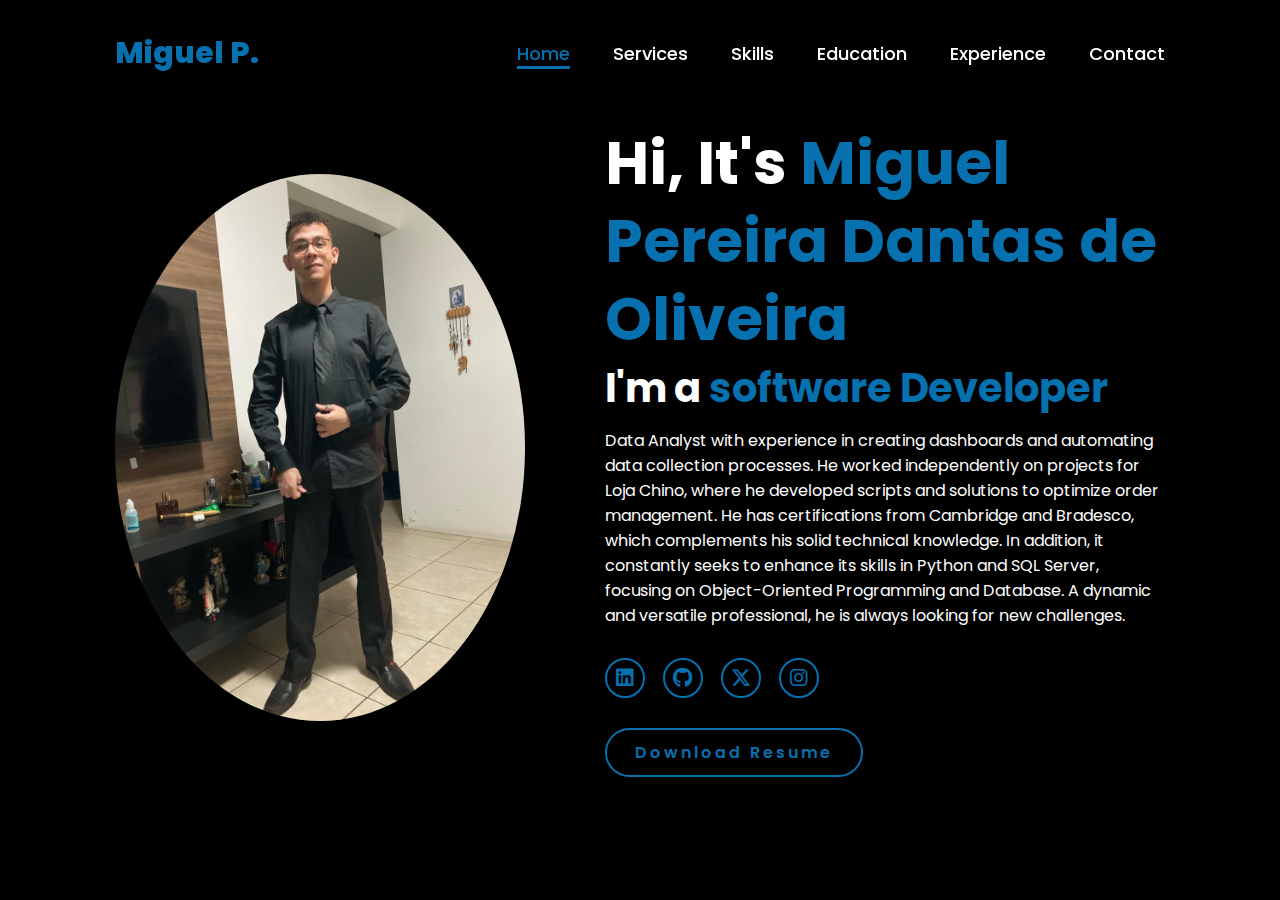
<file: index.html>
<!DOCTYPE html>
<html lang="en">
    
<head>
    <meta charset="UTF-8">
    <meta name="viewport" content="width=device-width, initial-scale=1.0">
    <link rel="stylesheet" href="https://cdnjs.cloudflare.com/ajax/libs/font-awesome/6.5.2/css/all.min.css">
    <link rel="stylesheet" href="style.css">
    <title>My Portfolio Website</title>
</head>
<body>
    <header>
        <a href="#" class="logo">Miguel P.</a>

        <nav>
            <a href="#" class="active"> Home</a>
            <a href="services.html" >Services</a>
            <a href="Skills.html" >Skills</a>
            <a href="education.html" >Education</a>
            <a href="experience.html" >Experience</a>
            <a href="contact.html" >Contact</a>
        </nav>
    </header>
    <section class="home">
        <div class="home-img">
            <img src="Profile photo.jpeg" alt="">
        </div>
        <div class="home-content">
            <h1>Hi, It's <span>Miguel Pereira Dantas de Oliveira</span></h1>
            <h3 class="typing-text">I'm a <span></span></h3>
            <p>Data Analyst with experience in creating dashboards and automating data collection processes. He worked independently on projects for Loja Chino, where he developed scripts and solutions to optimize order management. He has certifications from Cambridge and Bradesco, which complements his solid technical knowledge. In addition, it constantly seeks to enhance its skills in Python and SQL Server, focusing on Object-Oriented Programming and Database. A dynamic and versatile professional, he is always looking for new challenges.</p>
            <div class="social-icons">
                <a href="https://www.linkedin.com/in/miguel-pereira-99b709297/"><i class="fa-brands fa-linkedin"></i></a>
                <a href="https://github.com/MiguelPereiraDantas"><i class="fa-brands fa-github"></i></a>
                <a href="#"><i class="fa-brands fa-x-twitter"></i></a>
                <a href="https://www.instagram.com/_miguel.pereiraa?igsh=MWloeDZ6anc4b2Jtcg=="><i class="fa-brands fa-instagram"></i></a>
            </div>
            <a href="Currículo Miguel Pereira Dantas de Oliveira.pdf" class="btn" download="CurriculoMiguel" id="downloadBtn">Download Resume</a>
        </div>
    </section>
    
    <script>
        const downloadBtn = document.getElementById('downloadBtn');
      
        downloadBtn.addEventListener('click', function() {
          // Animação add
          downloadBtn.classList.add('downloading');
      
          // REmove animação
          setTimeout(() => {
            downloadBtn.classList.remove('downloading');
          }, 1000);
        });
      </script>
      
</body>
</html>
</file>
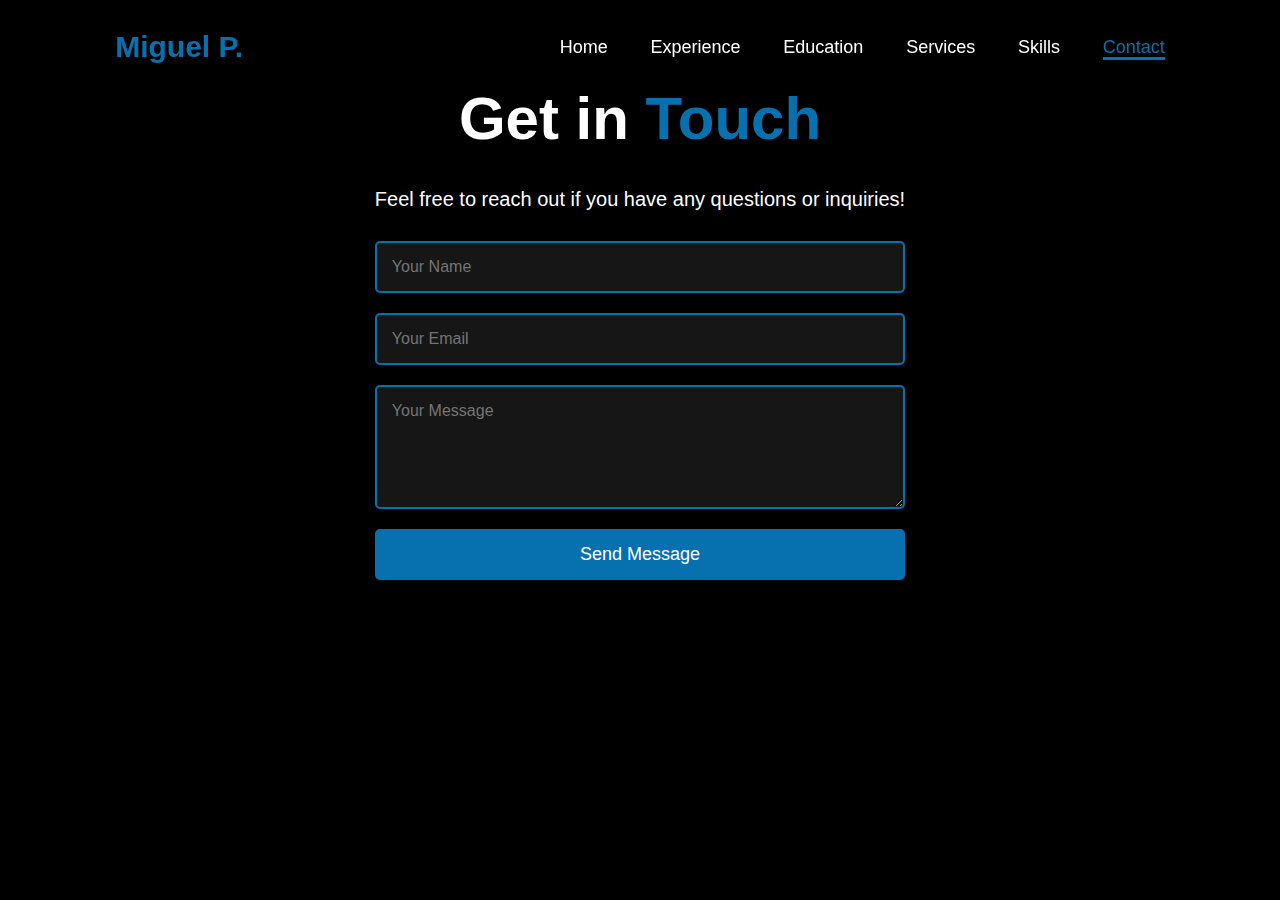
<file: contact.html>
<!DOCTYPE html>
<html lang="en">
<head>
    <meta charset="UTF-8">
    <meta http-equiv="X-UA-Compatible" content="IE=edge">
    <meta name="viewport" content="width=device-width, initial-scale=1.0">
    <title>Contact</title>
    <link rel="stylesheet" href="stylecontact.css">
</head>
<body>

    <!-- Header -->
    <header>
        <div class="logo">Miguel P.</div>
        <nav>
            <a href="index.html">Home</a>
            <a href="experience.html">Experience</a>
            <a href="education.html">Education</a>
            <a href="services.html">Services</a>
            <a href="skills.html">Skills</a>
            <a href="contact.html" class="active">Contact</a>
        </nav>
    </header>

    <!-- Contact Section -->
    <section class="contact">
        <div class="contact-content">
            <h1>Get in <span>Touch</span></h1>
            <p>Feel free to reach out if you have any questions or inquiries!</p>
            
            <div class="contact-form">
                <form action="#" method="POST">
                    <input type="text" name="name" placeholder="Your Name" required>
                    <input type="email" name="email" placeholder="Your Email" required>
                    <textarea name="message" rows="5" placeholder="Your Message" required></textarea>
                    <button type="submit">Send Message</button>
                </form>
                    <!-- Elemento da carta -->
<div id="letter" class="letter">
    <div class="letter-content">✉️</div>
</div>

<!-- Mensagem de sucesso -->
<div id="successMessage" class="success-message" style="display: none;">Message Sent!</div>
            </div>
        </div>
    </section>

    <script>
        function handleSubmit(event) {
    event.preventDefault(); // Previne o envio imediato do formulário

    // Simula o envio do formulário
    const letter = document.getElementById('letter');
    letter.classList.add('sent');

    // Após a animação, mostre a mensagem de sucesso
    setTimeout(() => {
        document.getElementById('successMessage').style.display = 'block';
        // Aqui você pode realmente enviar o formulário
        document.getElementById('contactForm').submit();
    }, 2000); // O tempo da animação (2 segundos)
}
    </script>

</body>
</html>
</file>
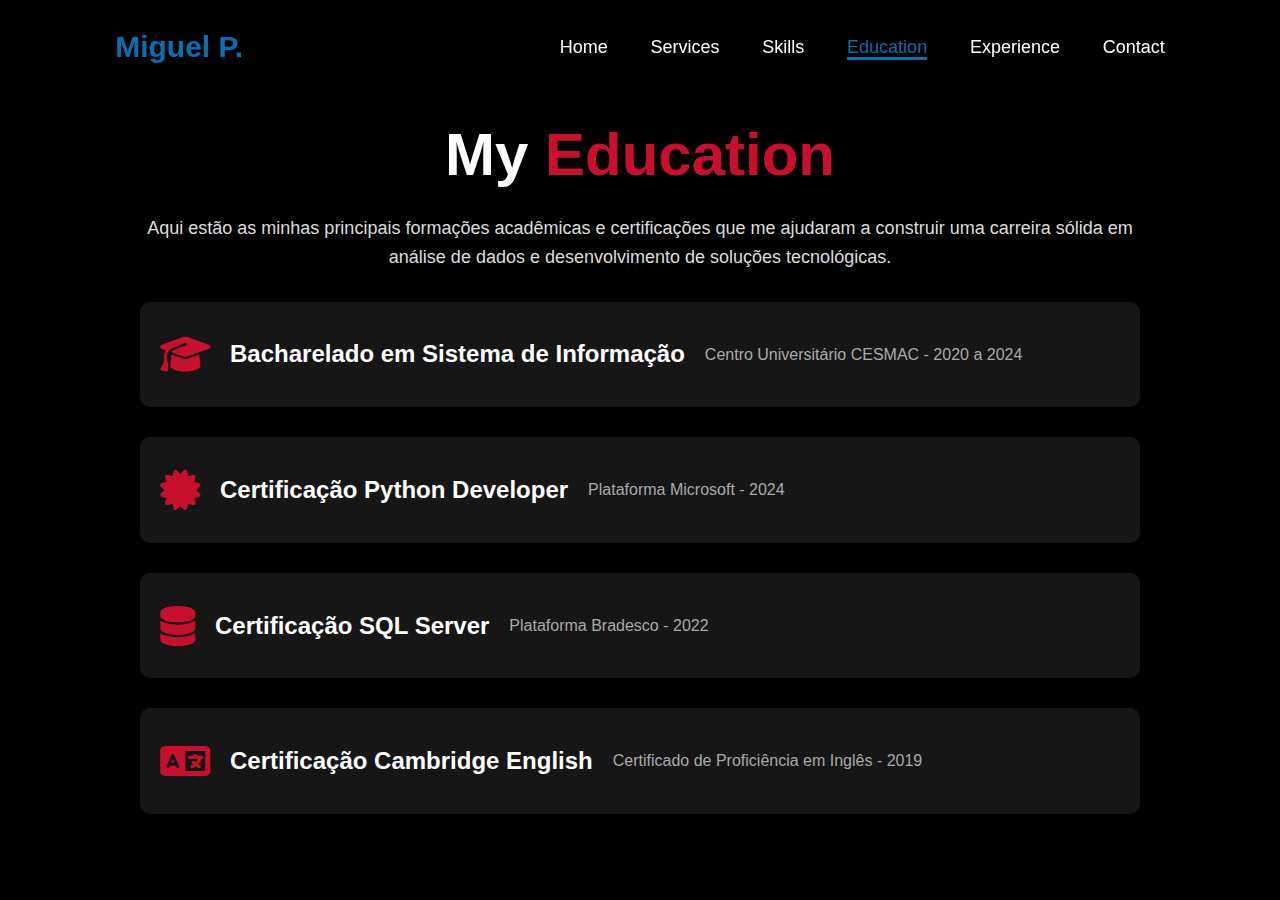
<file: education.html>
<!DOCTYPE html>
<html lang="PT-BR">

<head>
    <meta charset="UTF-8">
    <meta name="viewport" content="width=device-width, initial-scale=1.0">
    <link rel="stylesheet" href="https://cdnjs.cloudflare.com/ajax/libs/font-awesome/6.5.2/css/all.min.css">
    <link rel="stylesheet" href="styleeducation.css">
    <title>My Education</title>
</head>

<body>
    <header>
        <a href="index.html" class="logo">Miguel P.</a>
        <nav>
            <a href="index.html">Home</a>
            <a href="services.html">Services</a>
            <a href="skills.html">Skills</a>
            <a href="education.html" class="active">Education</a>
            <a href="experience.html">Experience</a>
            <a href="contact.html">Contact</a>
        </nav>
    </header>

    <!-- Section de Education -->
    <section class="education">
        <div class="education-content">
            <h1>My <span>Education</span></h1>
            <p>Aqui estão as minhas principais formações acadêmicas e certificações que me ajudaram a construir uma carreira sólida em análise de dados e desenvolvimento de soluções tecnológicas.</p>

            <div class="education-list">
                <!-- Formação 1 -->
                <div class="education-item">
                    <i class="fas fa-graduation-cap"></i>
                    <h3>Bacharelado em Sistema de Informação</h3>
                    <p>Centro Universitário CESMAC - 2020 a 2024</p>
                </div>

                <!-- Formação 2 -->
                <div class="education-item">
                    <i class="fas fa-certificate"></i>
                    <h3>Certificação Python Developer</h3>
                    <p>Plataforma Microsoft - 2024</p>
                </div>

                <!-- Formação 3 -->
                <div class="education-item">
                    <i class="fas fa-database"></i>
                    <h3>Certificação SQL Server</h3>
                    <p>Plataforma Bradesco - 2022</p>
                </div>

                <!-- Formação 4 -->
                <div class="education-item">
                    <i class="fas fa-language"></i>
                    <h3>Certificação Cambridge English</h3>
                    <p>Certificado de Proficiência em Inglês - 2019</p>
                </div>
            </div>
        </div>
    </section>
</body>

</html>
</file>
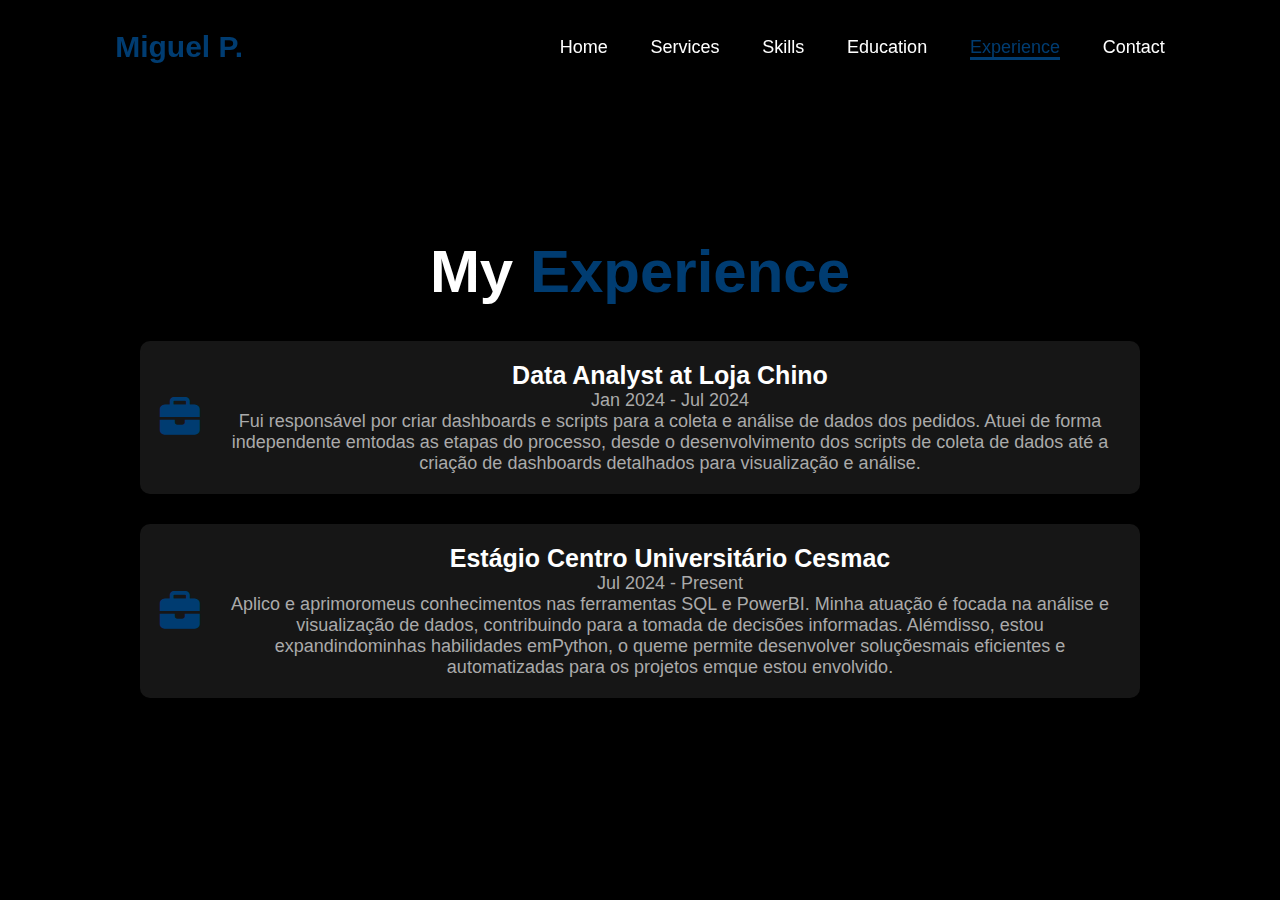
<file: experience.html>
<!DOCTYPE html>
<html lang="PT-BR">

<head>
    <meta charset="UTF-8">
    <meta name="viewport" content="width=device-width, initial-scale=1.0">
    <link rel="stylesheet" href="https://cdnjs.cloudflare.com/ajax/libs/font-awesome/6.5.2/css/all.min.css">
    <link rel="stylesheet" href="styleexperience.css">
    <title>Experience - Miguel Pereira</title>
</head>

<body>
    <header>
        <a href="#" class="logo">Miguel P.</a>
        <nav>
            <a href="index.html">Home</a>
            <a href="services.html">Services</a>
            <a href="Skills.html">Skills</a>
            <a href="education.html">Education</a>
            <a href="experience.html"class="active">Experience</a>
            <a href="contact.html">Contact</a>
        </nav>
    </header>
    <section class="experience">
        <div class="experience-content">
            <h1>My <span>Experience</span></h1>
            <div class="experience-list">
                <div class="experience-item">
                    <i class="fa-solid fa-briefcase"></i>
                    <div>
                        <h3>Data Analyst at Loja Chino</h3>
                        <p>Jan 2024 - Jul 2024</p>
                        <p>Fui responsável por criar dashboards e scripts para a coleta e análise de dados dos
                            pedidos. Atuei de forma independente emtodas as etapas do processo, desde o
                            desenvolvimento dos scripts de coleta de dados até a criação de dashboards detalhados
                            para visualização e análise.
                            </p>
                    </div>
                </div>
                <div class="experience-item">
                    <i class="fa-solid fa-briefcase"></i>
                    <div>
                        <h3>Estágio Centro Universitário Cesmac</h3>
                        <p>Jul 2024 - Present</p>
                        <p>Aplico e aprimoromeus conhecimentos nas ferramentas SQL e PowerBI. Minha atuação é
                            focada na análise e visualização de dados, contribuindo para a tomada de decisões
                            informadas. Alémdisso, estou expandindominhas habilidades emPython, o queme permite
                            desenvolver soluçõesmais eficientes e automatizadas para os projetos emque estou
                            envolvido.
                            </p>
                    </div>
                </div>
                <!-- Adicione mais itens de experiência conforme necessário -->
            </div>
        </div>
    </section>
</body>

</html>
</file>
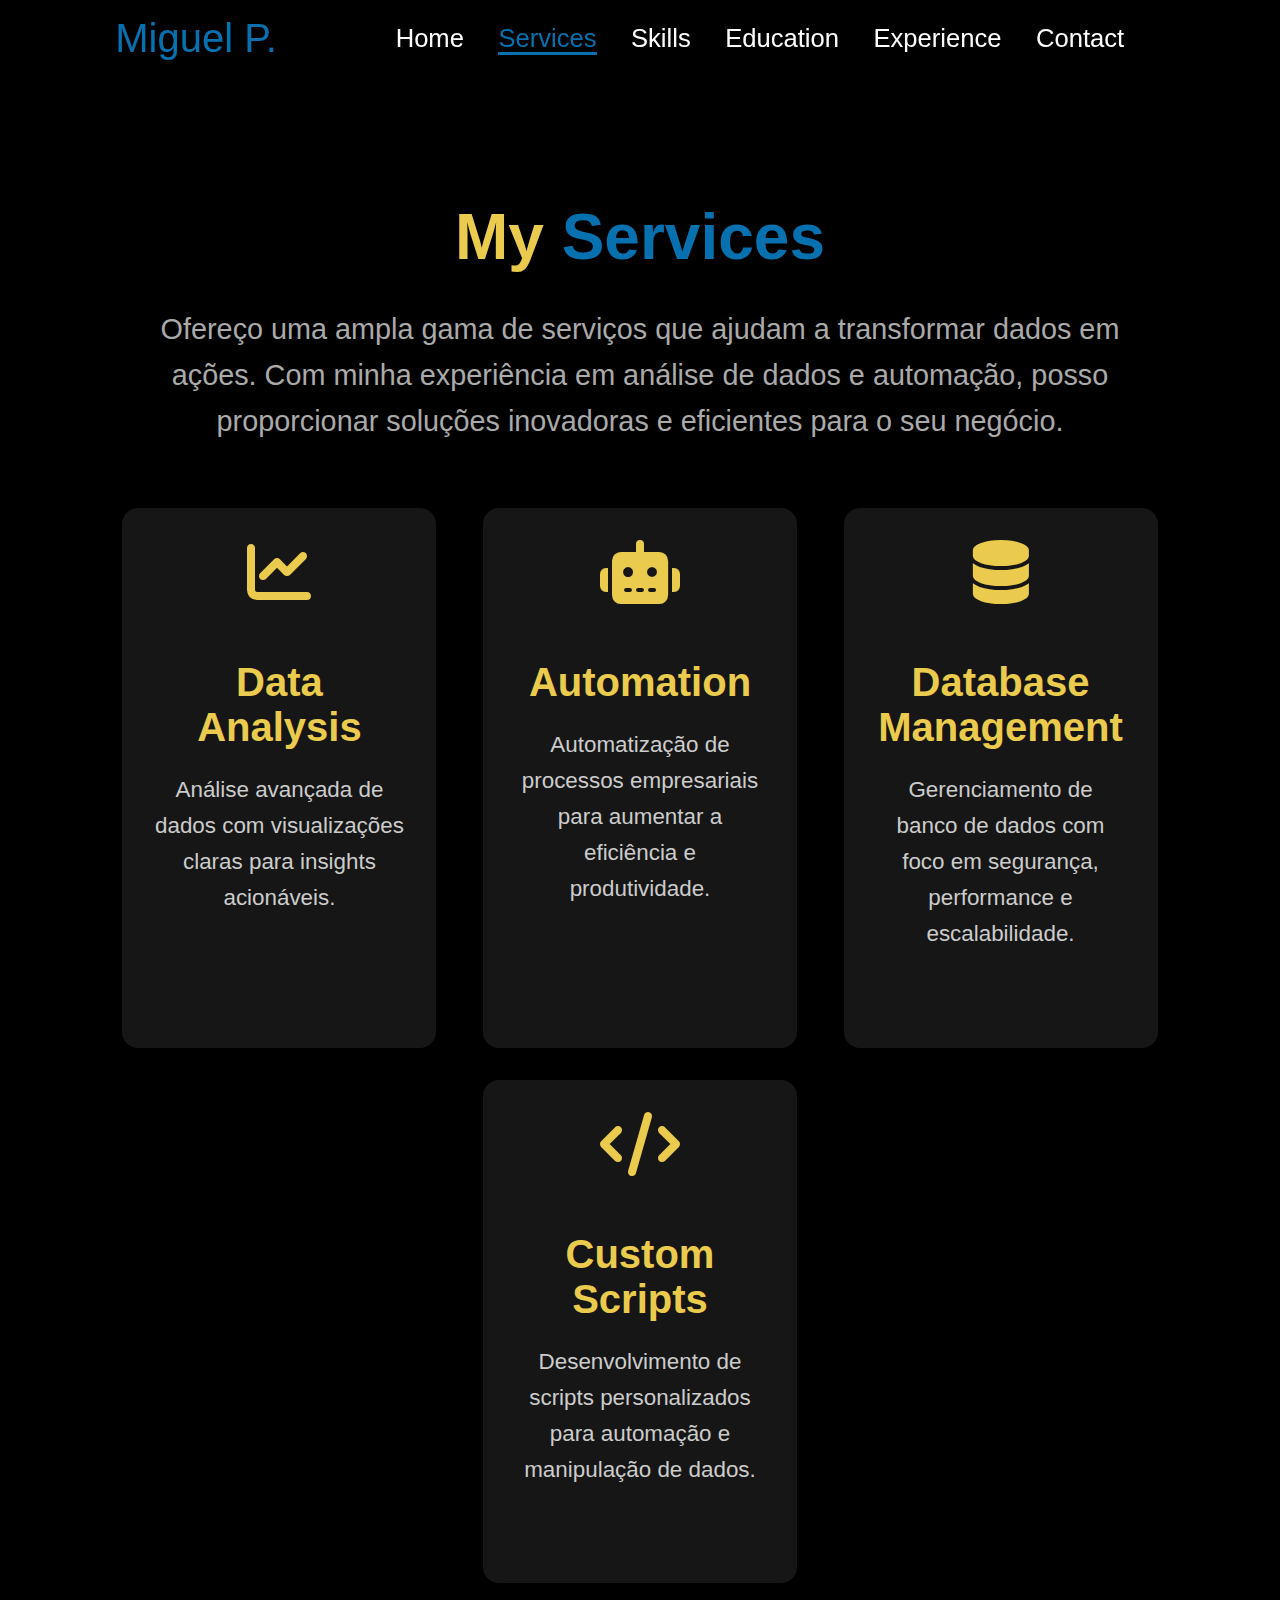
<file: services.html>
<!DOCTYPE html>
<html lang="PT-BR">

<head>
    <meta charset="UTF-8">
    <meta name="viewport" content="width=device-width, initial-scale=1.0">
    <link rel="stylesheet" href="https://cdnjs.cloudflare.com/ajax/libs/font-awesome/6.5.2/css/all.min.css">
    <link rel="stylesheet" href="styleservices.css">
    <title>My Services</title>
</head>

<body>
    <header>
        <a href="index.html" class="logo">Miguel P.</a>
        <nav>
            <a href="index.html">Home</a>
            <a href="services.html" class="active">Services</a>
            <a href="skills.html">Skills</a>
            <a href="education.html">Education</a>
            <a href="experience.html">Experience</a>
            <a href="contact.html">Contact</a>
        </nav>
    </header>

    <!-- Section de Services -->
    <section class="services">
        <div class="services-content">
            <h1>My <span>Services</span></h1>
            <p>Ofereço uma ampla gama de serviços que ajudam a transformar dados em ações. Com minha experiência em análise de dados e automação, posso proporcionar soluções inovadoras e eficientes para o seu negócio.</p>

            <div class="services-list">
                <!-- Serviço 1 -->
                <div class="service-item">
                    <i class="fas fa-chart-line"></i>
                    <h3>Data Analysis</h3>
                    <p>Análise avançada de dados com visualizações claras para insights acionáveis.</p>
                </div>

                <!-- Serviço 2 -->
                <div class="service-item">
                    <i class="fas fa-robot"></i>
                    <h3>Automation</h3>
                    <p>Automatização de processos empresariais para aumentar a eficiência e produtividade.</p>
                </div>

                <!-- Serviço 3 -->
                <div class="service-item">
                    <i class="fas fa-database"></i>
                    <h3>Database Management</h3>
                    <p>Gerenciamento de banco de dados com foco em segurança, performance e escalabilidade.</p>
                </div>

                <!-- Serviço 4 -->
                <div class="service-item">
                    <i class="fas fa-code"></i>
                    <h3>Custom Scripts</h3>
                    <p>Desenvolvimento de scripts personalizados para automação e manipulação de dados.</p>
                </div>
            </div>
        </div>
    </section>
</body>

</html>
</file>
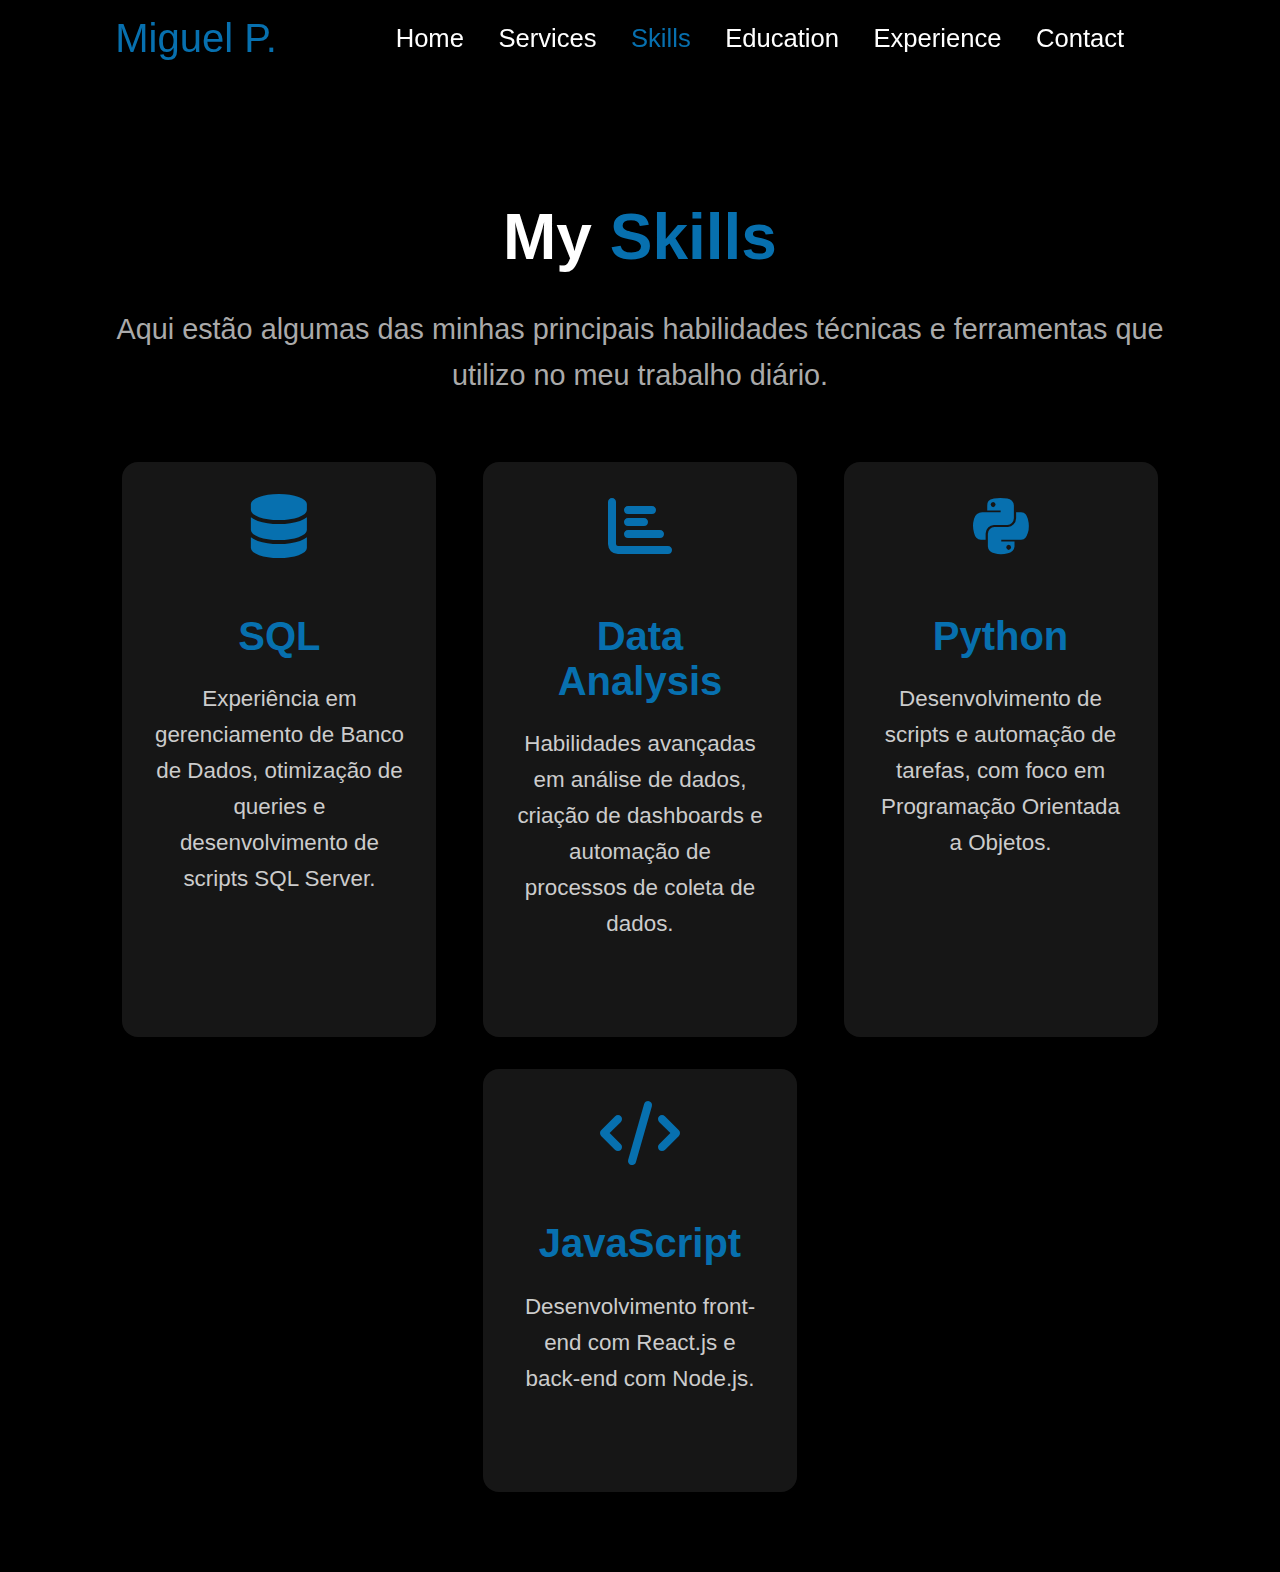
<file: Skills.html>
<!DOCTYPE html>
<html lang="PT-BR">
<head>
    <meta charset="UTF-8">
    <meta name="viewport" content="width=device-width, initial-scale=1.0">
    <link rel="stylesheet" href="https://cdnjs.cloudflare.com/ajax/libs/font-awesome/6.5.2/css/all.min.css">
    <link rel="stylesheet" href="styleSkill.css">
    <title>Skills - Miguel's Portfolio</title>
</head>
<body>
    <header>
        <a href="index.html" class="logo">Miguel P.</a>

        <nav>
            <a href="index.html">Home</a>
            <a href="services.html">Services</a>
            <a href="skills.html" class="active">Skills</a>
            <a href="education.html">Education</a>
            <a href="experience.html">Experience</a>
            <a href="contact.html">Contact</a>
        </nav>
    </header>

    <section class="skills">
        <div class="skills-content">
            <h1>My <span>Skills</span></h1>
            <p>Aqui estão algumas das minhas principais habilidades técnicas e ferramentas que utilizo no meu trabalho diário.</p>
            
            <div class="skills-list">
                <div class="skill-item">
                    <i class="fa-solid fa-database"></i>
                    <h3>SQL</h3>
                    <p>Experiência em gerenciamento de Banco de Dados, otimização de queries e desenvolvimento de scripts SQL Server.</p>
                </div>
                <div class="skill-item">
                    <i class="fa-solid fa-chart-bar"></i>
                    <h3>Data Analysis</h3>
                    <p>Habilidades avançadas em análise de dados, criação de dashboards e automação de processos de coleta de dados.</p>
                </div>
                <div class="skill-item">
                    <i class="fa-brands fa-python"></i>
                    <h3>Python</h3>
                    <p>Desenvolvimento de scripts e automação de tarefas, com foco em Programação Orientada a Objetos.</p>
                </div>
                <div class="skill-item">
                    <i class="fa-solid fa-code"></i>
                    <h3>JavaScript</h3>
                    <p>Desenvolvimento front-end com React.js e back-end com Node.js.</p>
                </div>
            </div>
        </div>
    </section>
</body>
</html>
</file>
<file: style.css>
@import url('https://fonts.googleapis.com/css2?family=Poppins:wght@100;200;300;400;500;600&display=swap');

*{
    margin: 0;
    padding: 0;
    box-sizing: border-box;
    text-decoration: none;
    border: none;
    outline: none;
    font-family: 'Poppins', sans-serif;
}

html{
    font-size: 62.5%;
}

body{
    width: 100%;
    height: 100vh;
    overflow-x: hidden;
    background-color: black;
    color: white;
}

header{
    margin-top: 20px;
    position: fixed;
    top: 0;
    left: 0;
    width: 100%;
    padding: 1rem 9%;
    background-color: transparent;
    filter: drop-shadow(10px);
    display: flex;
    justify-content: space-between;
    align-items: center;
    z-index: 100;
}

.logo{
    font-size: 3rem;
    color: #0770AF;
    font-weight: 800;
    cursor: pointer;
    transition: 0.5s ease;
}

.logo:hover{
    transform: scale(1.1);
}

nav a{
    font-size: 1.8rem;
    color: white;
    margin-left: 4rem;
    font-weight: 500;
    transition: 0.3s ease;
    border-bottom: 3px solid transparent;
}

nav a:hover,
nav a.active{
    color: #0770AF;
    border-bottom: 3px solid #0770AF;
}

@media(max-width:995px){
    nav{
        position: absolute;
        display: none;
        top: 0;
        right: 0;
        width: 40%;
        border-left: 3px solid #0770AF;
        border-bottom: 3px solid #0770AF;
        border-bottom-left-radius: 2rem;
        padding: 1rem solid;
        background-color: #161616;
        border-top: 0.1rem solid rgba(0,0,0,0.1);
    }

    nav.active{
        display: block;
    }

    nav a{
        display: block;
        font-size: 2rem;
        margin: 3rem 0;
    }

    nav a:hover,
    nav a.active{
        padding: 1rem;
        border-radius: 0.5rem;
        border-bottom: 0.5rem solid #0770AF;
    }
}

section{
    min-height: 100vh;
    padding: 5rem 9% 5rem;
}

.home{
    display: flex;
    justify-content: center;
    align-items: center;
    gap: 8rem;
    background-color: black;
}

.home .home-content h1{
    font-size: 6rem;
    font-weight: 700;
    line-height: 1.3;
}

span{
    color: #0770AF;
}

.home-content h3{
    font-size: 4rem;
    margin-bottom: 1rem;
    font-weight: 700;
}

.home-content p{
    font-size: 1.6rem;
}

.home-img{
    border-radius: 50%;
}

.home-img img{
    position: relative;
    width: 32vw;
    border-radius: 50%;
    box-shadow: 0 0 25px solid #0770AF;
    cursor: pointer;
    transition: 0.2s linear;
}

.home-img img:hover{
    font-size: 1.8rem;
    font-weight: 500;
}

.social-icons a{
    display: inline-flex;
    justify-content: center;
    align-items: center;
    width: 4rem;
    height: 4rem;
    background-color: transparent;
    border: 0.2rem solid #0770AF;
    font-size: 2rem;
    border-radius: 50%;
    margin: 3rem 1.5rem 3rem 0;
    transition: 0.3s ease;
    color: #0770AF;
}

.social-icons a:hover{
    color: black;
    transform: scale(1.3) translateY(-5px);
    background-color: #0770AF;
    box-shadow: 0  0 25px #0770AF;
}

.btn{
    display: inline-block;
    padding: 1rem 2.8rem;
    background-color: black;
    border-radius: 4rem;
    font-size: 1.6rem;
    color: #0770AF;
    letter-spacing: 0.3rem;
    font-weight: 600;
    border: 2px solid #0770AF;
    transition: 0.3s ease;
    cursor: pointer;
}

.btn:hover{
    transform: scale3d(1.03);
    background-color: #0770AF;
    color: black;
    box-shadow: 0 0 25px #0770AF;
}

.typing-text{
    font-size: 34px;
    font-weight: 600;
    min-width: 280px;
}

.typing-text span{
    position: relative;
}

.typing-text span::before{
    content: "software Developer";
    color: #0770AF;
    animation: words 20s infinite;
}

.typing-text span::after{
    content: "";
    background-color: black;
    position: absolute;
    width: calc(100% + 8px);
    height: 100%;
    border-left: 3px solid black;
    right: -8;
    animation: cursor 0.6s infinite;
}

@keyframes cursor{
    to{
        border-left: 3px solid #0770AF;
    }
}

@keyframes words{
    0%, 20%{
        content: "Software Developer";
    }
    21%, 40%{
        content: "Python Developer";
    }
    41%, 60%{
        content: "Data Analyst";
    }
    61%, 80%{
        content: "Back-end Developer";
    }
    81%, 100%{
        content: "Script Writer";
    }
}

@keyframes downloadAnimation {
    0% {
      transform: scale(1);
      background-color: #0770AF;
      color: black;
    }
    50% {
      transform: scale(1.1);
      background-color: #41f818;
      color: black;
    }
    100% {
      transform: scale(1);
      background-color: #0770AF;
      color: white;
    }
  }
  
  .btn.downloading {
    animation: downloadAnimation 1s ease-in-out;
  }
  
@media (max-width: 1000px){
    .home{
        gap: 4rem;
    }
}

@media(max-width:995px){
    .home{
        flex-direction: column;
        margin: 5rem 4rem;
    }

    .home .home-content h3{
        font-size: 2.5rem;
    }

    .home-content h1{
        font-size: 5rem;
    }

    .home-img img{
        width: 70vw;
        margin-top: 4rem;
    }
}
</file>
<file: styleservices.css>
/* Estilo geral para o corpo da página */
body {
    margin: 0;
    font-family: 'Arial', sans-serif;
    background-color: #000;
    color: #fff;
}

/* Cabeçalho */
header {
    display: flex;
    justify-content: space-between;
    align-items: center;
    width: 80%;
    padding: 1rem 9%;
    background-color: transparent;
    position: sticky;
    top: 0;
    left: 0;
    z-index: 100;
}

header .logo {
    font-size: 2.5rem;
    color: #0770AF;
    text-decoration: none;
}

nav a:hover,
nav a.active {
    color: #0770AF; /* Cor Java Dark Red */
    border-bottom: 3px solid #0770AF; /* Cor Java Dark Red */
}

header nav a {
    font-size: 1.6rem;
    color: #fff;
    text-decoration: none;
    margin: 0 15px;
    position: relative;
}

header nav a.active, header nav a:hover {
    color: #0770AF;
}


/* Seção de Services */
.services {
    padding: 5rem 9%;
    background-color: black;
}

.services-content h1 {
    font-size: 4rem;
    font-weight: 700;
    color: #EACB4D;
    margin-bottom: 2rem;
    text-align: center;
}

.services-content span {
    color: #0770AF;
}

.services-content p {
    font-size: 1.8rem;
    line-height: 1.6;
    margin-bottom: 4rem;
    text-align: center;
    color: #aaa;
}

/* Lista de serviços */
.services-list {
    display: flex;
    justify-content: space-around;
    gap: 2rem;
    flex-wrap: wrap;
}

.service-item {
    text-align: center;
    padding: 2rem;
    background-color: #161616;
    border-radius: 1rem;
    transition: transform 0.3s ease, box-shadow 0.3s ease;
    width: 250px;
    box-shadow: 0 0 10px rgba(0, 0, 0, 0.3);
}

.service-item:hover {
    transform: scale(1.05);
    box-shadow: 0 0 15px #0770AF;
}

.service-item i {
    font-size: 4rem;
    color: #EACB4D;
    margin-bottom: 1rem;
}

.service-item h3 {
    font-size: 2.5rem;
    color: #EACB4D;
    margin-bottom: 1rem;
}

.service-item p {
    font-size: 1.4rem;
    color: #ccc;
}

/* Responsividade */
@media (max-width: 768px) {
    .services-list {
        flex-direction: column;
        align-items: center;
    }

    .service-item {
        width: 100%;
        max-width: 400px;
    }

    header nav a {
        font-size: 1.4rem;
        margin: 0 10px;
    }

    header .logo {
        font-size: 2rem;
    }

    .services-content h1 {
        font-size: 3rem;
    }

    .services-content p {
        font-size: 1.6rem;
    }
}
</file>
<file: styleSkill.css>
body {
    margin: 0;
    font-family: 'Arial', sans-serif;
    background-color: #000;
    color: #fff;
}

/* Cabeçalho */
header {
    display: flex;
    justify-content: space-between;
    align-items: center;
    width: 80%;
    padding: 1rem 9%;
    background-color: transparent;
    position: sticky;
    top: 0;
    left: 0;
    z-index: 100;
}

header .logo {
    font-size: 2.5rem;
    color: #0770AF;
    text-decoration: none;
}

header nav a {
    font-size: 1.6rem;
    color: #fff;
    text-decoration: none;
    margin: 0 15px;
    position: relative;
}

header nav a.active, header nav a:hover {
    color: #0770AF;
}

/* Seção de Skills */
.skills {
    padding: 5rem 9%;
    background-color: black;
}

.skills-content h1 {
    font-size: 4rem;
    font-weight: 700;
    color: ##0770AF;
    margin-bottom: 2rem;
    text-align: center;
}

.skills-content span {
    color: #0770AF;
}

.skills-content p {
    font-size: 1.8rem;
    line-height: 1.6;
    margin-bottom: 4rem;
    text-align: center;
    color: #aaa;
}

/* Lista de skills */
.skills-list {
    display: flex;
    justify-content: space-around;
    gap: 2rem;
    flex-wrap: wrap;
}

.skill-item {
    text-align: center;
    padding: 2rem;
    background-color: #161616;
    border-radius: 1rem;
    transition: transform 0.3s ease, box-shadow 0.3s ease;
    width: 250px;
    box-shadow: 0 0 10px rgba(0, 0, 0, 0.3);
}

.skill-item:hover {
    transform: scale(1.05);
    box-shadow: 0 0 15px #d0ff00;
}

.skill-item i {
    font-size: 4rem;
    color: #0770AF;
    margin-bottom: 1rem;
}

.skill-item h3 {
    font-size: 2.5rem;
    color: #0770AF;
    margin-bottom: 1rem;
}

.skill-item p {
    font-size: 1.4rem;
    color: #ccc;
}

/* Responsividade */
@media (max-width: 768px) {
    .skills-list {
        flex-direction: column;
        align-items: center;
    }

    .skill-item {
        width: 100%;
        max-width: 400px;
    }

    header nav a {
        font-size: 1.4rem;
        margin: 0 10px;
    }

    header .logo {
        font-size: 2rem;
    }

    .skills-content h1 {
        font-size: 3rem;
    }

    .skills-content p {
        font-size: 1.6rem;
    }
}
</file>
<file: stylecontact.css>
/* Estilo global e reset */
* {
    margin: 0;
    padding: 0;
    box-sizing: border-box;
    text-decoration: none;
    border: none;
    outline: none;
    font-family: 'Poppins', sans-serif;
}

html {
    font-size: 62.5%;
}

body {
    width: 100%;
    height: 100vh;
    overflow-x: hidden;
    background-color: black;
    color: white;
}

header {
    margin-top: 20px;
    position: fixed;
    top: 0;
    left: 0;
    width: 100%;
    padding: 1rem 9%;
    background-color: transparent;
    display: flex;
    justify-content: space-between;
    align-items: center;
    z-index: 100;
}

.logo {
    font-size: 3rem;
    color: #0770AF; /* Cor SQL Blue */
    font-weight: 800;
    cursor: pointer;
    transition: 0.5s ease;
}

.logo:hover {
    transform: scale(1.1);
}

nav a {
    font-size: 1.8rem;
    color: white;
    margin-left: 4rem;
    font-weight: 500;
    transition: 0.3s ease;
    border-bottom: 3px solid transparent;
}

nav a:hover,
nav a.active {
    color: #0770AF; /* Cor SQL Blue */
    border-bottom: 3px solid #0770AF; /* Cor SQL Blue */
}

@media (max-width: 995px) {
    nav {
        position: absolute;
        display: none;
        top: 0;
        right: 0;
        width: 40%;
        border-left: 3px solid #0770AF; /* Cor SQL Blue */
        border-bottom: 3px solid #0770AF; /* Cor SQL Blue */
        border-bottom-left-radius: 2rem;
        padding: 1rem;
        background-color: #161616;
        border-top: 0.1rem solid rgba(0, 0, 0, 0.1);
    }

    nav.active {
        display: block;
    }

    nav a {
        display: block;
        font-size: 2rem;
        margin: 3rem 0;
    }

    nav a:hover,
    nav a.active {
        padding: 1rem;
        border-radius: 0.5rem;
        border-bottom: 0.5rem solid #0770AF; /* Cor SQL Blue */
    }
}

/* Seção Contact */
.contact {
    display: flex;
    justify-content: center;
    align-items: center;
    background-color: black;
    padding-top: 8rem;
    padding-bottom: 5rem; /* Ajusta o padding inferior para mais espaço */
}

.contact-content {
    max-width: 800px;
    text-align: center;
}

.contact-content h1 {
    font-size: 6rem;
    font-weight: 700;
    line-height: 1.3;
    margin-bottom: 3rem;
}

.contact-content h1 span {
    color: #0770AF; /* Cor SQL Blue */
}

.contact-content p {
    font-size: 2rem;
    margin-bottom: 3rem;
}

.contact-form form {
    display: flex;
    flex-direction: column;
    gap: 2rem;
}

.contact-form input,
.contact-form textarea {
    padding: 1.5rem;
    font-size: 1.6rem;
    border-radius: 0.5rem;
    background-color: #161616;
    color: white;
    border: 2px solid #0770AF; /* Cor SQL Blue */
    transition: all 0.3s ease;
}

.contact-form input:focus,
.contact-form textarea:focus {
    border-color: #EACB4D; /* Cor de destaque ao focar */
}

.contact-form button {
    padding: 1.5rem;
    font-size: 1.8rem;
    background-color: #0770AF; /* Cor SQL Blue */
    color: white;
    border-radius: 0.5rem;
    cursor: pointer;
    transition: background-color 0.3s ease;
}

.contact-form button:hover {
    background-color: #055A8D; /* Tom mais escuro para o botão ao passar o mouse */
}

/* Estilo da carta (animação após o envio) */
.letter {
    position: relative;
    width: 50px;
    height: 50px;
    margin-top: 20px;
    background-color: white;
    border: 2px solid #ddd;
    display: flex;
    justify-content: center;
    align-items: center;
    border-radius: 5px;
    transition: all 1s ease;
    opacity: 0;
    visibility: hidden;
    overflow: hidden;
}

.letter-content {
    font-size: 30px;
}

@keyframes closeLetter {
    0% {
        transform: scale(1);
    }
    50% {
        transform: scale(0.5) rotate(90deg);
    }
    100% {
        transform: scale(0) rotate(90deg) translateX(300px);
    }
}

.letter.sent {
    animation: closeLetter 2s forwards;
    opacity: 1;
    visibility: visible;
}

/* Mensagem de sucesso */
.success-message {
    font-size: 2rem;
    color: green;
    margin-top: 2rem;
    display: none;
}

/* Responsivo */
@media (max-width: 768px) {
    .contact-content h1 {
        font-size: 4rem;
    }

    .contact-content p {
        font-size: 1.6rem;
    }

    .contact-form input,
    .contact-form textarea {
        font-size: 1.4rem;
    }

    .contact-form button {
        font-size: 1.6rem;
    }
}
</file>
<file: styleeducation.css>
/* Estilo global e reset */
* {
    margin: 0;
    padding: 0;
    box-sizing: border-box;
    text-decoration: none;
    border: none;
    outline: none;
    font-family: 'Poppins', sans-serif;
}

html {
    font-size: 62.5%;
}

body {
    width: 100%;
    height: 100vh;
    overflow-x: hidden;
    background-color: black;
    color: white;
}

header {
    margin-top: 20px;
    position: fixed;
    top: 0;
    left: 0;
    width: 100%;
    padding: 1rem 9%;
    background-color: transparent;
    display: flex;
    justify-content: space-between;
    align-items: center;
    z-index: 100;
}

.logo {
    font-size: 3rem;
    color: #0770AF; /* Cor Java Dark Red */
    font-weight: 800;
    cursor: pointer;
    transition: 0.5s ease;
}

.logo:hover {
    transform: scale(1.1);
}

nav a {
    font-size: 1.8rem;
    color: white;
    margin-left: 4rem;
    font-weight: 500;
    transition: 0.3s ease;
    border-bottom: 3px solid transparent;
}

nav a:hover,
nav a.active {
    color: #0770AF; /* Cor Java Dark Red */
    border-bottom: 3px solid #0770AF; /* Cor Java Dark Red */
}

@media(max-width: 995px) {
    nav {
        position: absolute;
        display: none;
        top: 0;
        right: 0;
        width: 40%;
        border-left: 3px solid #C8102E; /* Cor Java Dark Red */
        border-bottom: 3px solid #C8102E; /* Cor Java Dark Red */
        border-bottom-left-radius: 2rem;
        padding: 1rem solid;
        background-color: #161616;
        border-top: 0.1rem solid rgba(0, 0, 0, 0.1);
    }

    nav.active {
        display: block;
    }

    nav a {
        display: block;
        font-size: 2rem;
        margin: 3rem 0;
    }

    nav a:hover,
    nav a.active {
        padding: 1rem;
        border-radius: 0.5rem;
        border-bottom: 0.5rem solid #C8102E; /* Cor Java Dark Red */
    }
}

section {
    min-height: 100vh;
    padding: 5rem 9% 5rem;
}

/* Estilo da Seção Education */
.education {
    display: flex;
    justify-content: center;
    align-items: center;
    background-color: black;
    padding-top: 8rem;
}

.education-content {
    max-width: 1000px;
    text-align: center;
}

.education-content h1 {
    font-size: 6rem;
    font-weight: 700;
    line-height: 1.3;
}

.education-content h1 span {
    color: #C8102E; /* Cor Java Dark Red */
}

.education-content p {
    font-size: 1.8rem;
    color: #ddd;
    margin: 2rem 0;
    line-height: 1.6;
}

.education-list {
    display: flex;
    flex-direction: column;
    gap: 3rem;
    margin-top: 3rem;
}

.education-item {
    display: flex;
    align-items: center;
    gap: 2rem;
    background-color: #161616;
    padding: 2rem;
    border-radius: 1rem;
    box-shadow: 0 0 10px rgba(0, 0, 0, 0.5);
}

.education-item i {
    font-size: 4rem;
    color: #C8102E; /* Cor Java Dark Red */
}

.education-item h3 {
    font-size: 2.4rem;
    color: #fff;
    font-weight: 600;
}

.education-item p {
    font-size: 1.6rem;
    color: #aaa;
}

/* Responsividade */
@media (max-width: 1000px) {
    .education-content h1 {
        font-size: 4.8rem;
    }

    .education-item {
        flex-direction: column;
        text-align: center;
    }

    .education-item i {
        margin-bottom: 1rem;
    }
}

@media (max-width: 768px) {
    .education-content h1 {
        font-size: 3.6rem;
    }

    .education-item h3 {
        font-size: 2rem;
    }

    .education-item p {
        font-size: 1.4rem;
    }
}
</file>
<file: styleexperience.css>
/* Estilo global e reset */
* {
    margin: 0;
    padding: 0;
    box-sizing: border-box;
    text-decoration: none;
    border: none;
    outline: none;
    font-family: 'Poppins', sans-serif;
}

html {
    font-size: 62.5%;
}

body {
    width: 100%;
    height: 100vh;
    overflow-x: hidden;
    background-color: black;
    color: white;
}

header {
    margin-top: 20px;
    position: fixed;
    top: 0;
    left: 0;
    width: 100%;
    padding: 1rem 9%;
    background-color: transparent;
    display: flex;
    justify-content: space-between;
    align-items: center;
    z-index: 100;
}

.logo {
    font-size: 3rem;
    color: #003c71; /* Cor SQL Blue */
    font-weight: 800;
    cursor: pointer;
    transition: 0.5s ease;
}

.logo:hover {
    transform: scale(1.1);
}

nav a {
    font-size: 1.8rem;
    color: white;
    margin-left: 4rem;
    font-weight: 500;
    transition: 0.3s ease;
    border-bottom: 3px solid transparent;
}

nav a:hover,
nav a.active {
    color: #003c71; /* Cor SQL Blue */
    border-bottom: 3px solid #003c71; /* Cor SQL Blue */
}

@media(max-width: 995px) {
    nav {
        position: absolute;
        display: none;
        top: 0;
        right: 0;
        width: 40%;
        border-left: 3px solid #003c71; /* Cor Java Dark Red */
        border-bottom: 3px solid #003c71; /* Cor Java Dark Red */
        border-bottom-left-radius: 2rem;
        padding: 1rem solid;
        background-color: #161616;
        border-top: 0.1rem solid rgba(0, 0, 0, 0.1);
    }

    nav.active {
        display: block;
    }

    nav a {
        display: block;
        font-size: 2rem;
        margin: 3rem 0;
    }

    nav a:hover,
    nav a.active {
        padding: 1rem;
        border-radius: 0.5rem;
        border-bottom: 0.5rem solid #003c71; /* Cor SQL Blue */
    }
}

section {
    min-height: 100vh;
    padding: 5rem 9% 5rem;
}

/* Estilo da Seção Experience */
.experience {
    display: flex;
    justify-content: center;
    align-items: center;
    background-color: black;
    padding-top: 8rem;
}

.experience-content {
    max-width: 1000px;
    text-align: center;
}

.experience-content h1 {
    font-size: 6rem; /* Ajustado para combinar com a página de Educação */
    font-weight: 700;
    line-height: 1.3;
    margin-bottom: 3rem; /* Ajustado para menos espaço abaixo do título */
}

.experience-content h1 span {
    color: #003c71; /* Cor SQL Blue */
}

.experience-list {
    display: flex;
    flex-direction: column;
    gap: 3rem; /* Ajustado para espaçamento consistente */
    margin-top: 2rem; /* Ajustado para menos espaço acima da lista */
}

.experience-item {
    display: flex;
    align-items: center;
    gap: 2rem; /* Ajustado para espaçamento */
    background-color: #161616;
    padding: 2rem; /* Ajustado para padding consistente */
    border-radius: 1rem;
    box-shadow: 0 0 20px rgba(0, 0, 0, 0.5);
}

.experience-item i {
    font-size: 4rem; /* Ajustado para tamanho de ícone consistente */
    color: #003c71; /* Cor SQL Blue */
}

.experience-item h3 {
    font-size: 2.5rem; /* Ajustado para tamanho do título */
    color: #fff;
    font-weight: 600;
}

.experience-item p {
    font-size: 1.8rem; /* Ajustado para tamanho do texto */
    color: #aaa;
}

/* Responsividade */
@media (max-width: 1000px) {
    .experience-content h1 {
        font-size: 5rem; /* Ajustado para tamanhos responsivos */
    }

    .experience-item {
        flex-direction: column;
        text-align: center;
    }

    .experience-item i {
        margin-bottom: 1.5rem;
    }
}

@media (max-width: 768px) {
    .experience-content h1 {
        font-size: 4rem;
    }

    .experience-item h3 {
        font-size: 2rem;
    }

    .experience-item p {
        font-size: 1.6rem;
    }
}
</file>
